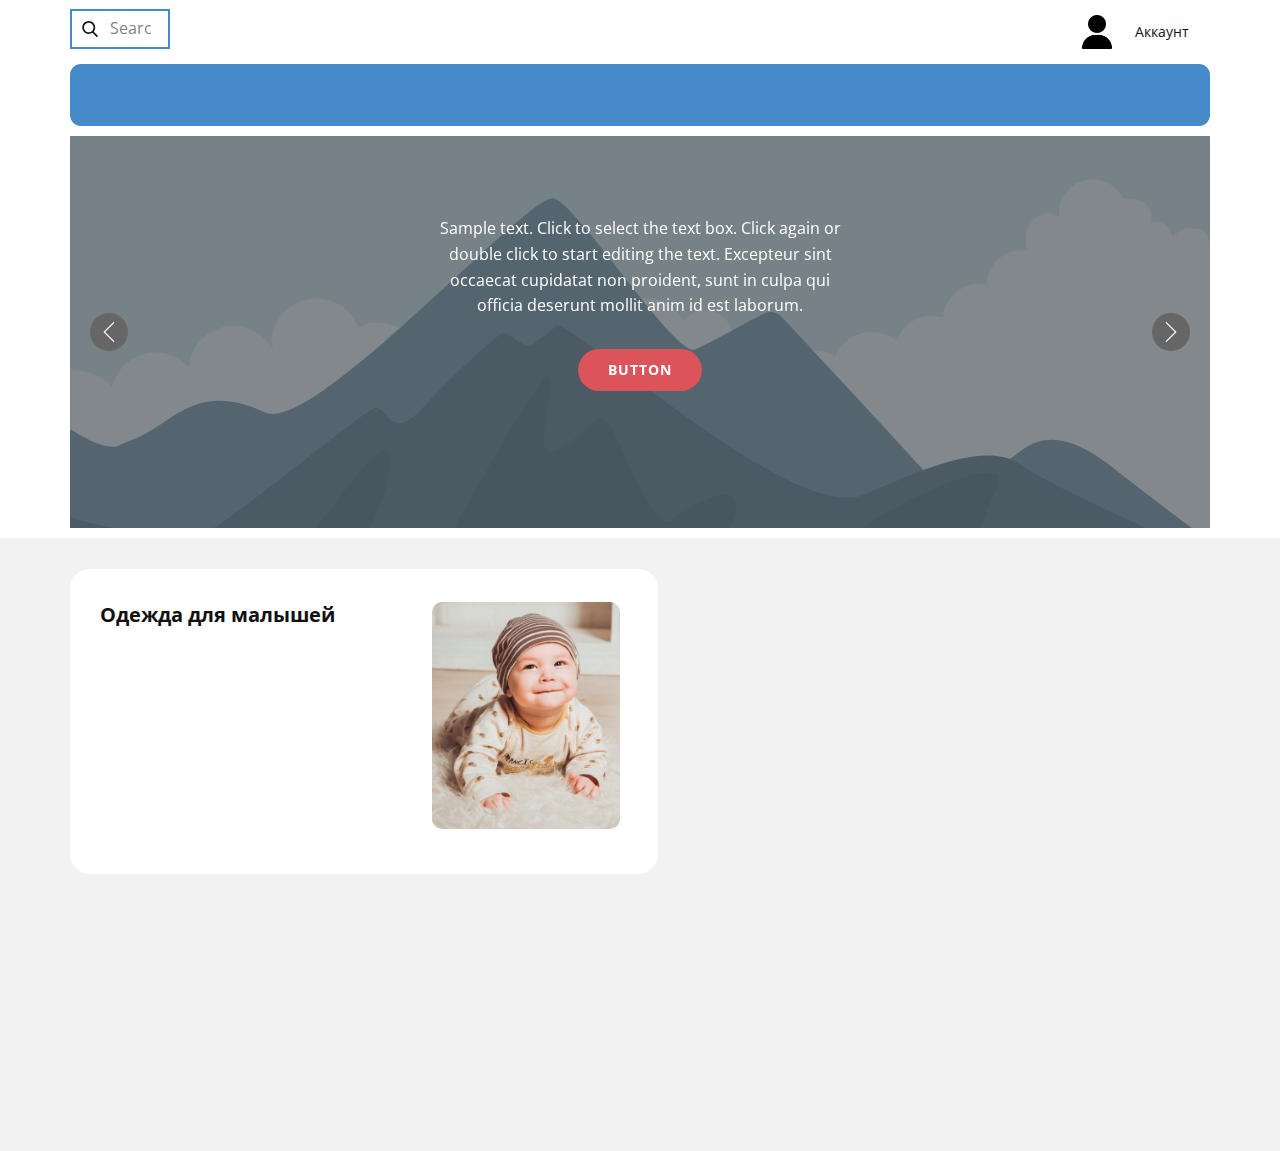
<file: index.html>
<!DOCTYPE html>
<html style="font-size: 16px;">
  <head>
    <meta name="viewport" content="width=device-width, initial-scale=1.0">
    <meta charset="utf-8">
    <meta name="keywords" content="">
    <meta name="description" content="">
    <meta name="page_type" content="np-template-header-footer-from-plugin">
    <title>Главная</title>
    <link rel="stylesheet" href="nicepage.css" media="screen">
    <link rel="stylesheet" href="main.css" media="screen">
    <script class="u-script" type="text/javascript" src="jquery.js" defer=""></script>
    <script class="u-script" type="text/javascript" src="nicepage.js" defer=""></script>
    <meta name="generator" content="Nicepage 4.9.5, nicepage.com">
    <link id="u-theme-google-font" rel="stylesheet" href="https://fonts.googleapis.com/css?family=Roboto:100,100i,300,300i,400,400i,500,500i,700,700i,900,900i|Open+Sans:300,300i,400,400i,500,500i,600,600i,700,700i,800,800i">
    
    
</script>
    <meta name="theme-color" content="#478ac9">
    <meta property="og:title" content="Главная">
    <meta property="og:type" content="website">
  </head>
  <body data-home-page="Главная.html" data-home-page-title="Главная" class="u-body u-xl-mode"><header class="u-clearfix u-header u-header" id="sec-229a"><div class="u-clearfix u-sheet u-sheet-1">
        <form action="#" method="get" class="u-border-2 u-border-palette-1-base u-search u-search-left u-white u-search-1">
          <button class="u-search-button" type="submit">
            <span class="u-search-icon u-spacing-10">
              <svg class="u-svg-link" preserveAspectRatio="xMidYMin slice" viewBox="0 0 56.966 56.966"><use xmlns:xlink="http://www.w3.org/1999/xlink" xlink:href="#svg-7a2f"></use></svg>
              <svg xmlns="http://www.w3.org/2000/svg" xmlns:xlink="http://www.w3.org/1999/xlink" version="1.1" id="svg-7a2f" x="0px" y="0px" viewBox="0 0 56.966 56.966" style="enable-background:new 0 0 56.966 56.966;" xml:space="preserve" class="u-svg-content"><path d="M55.146,51.887L41.588,37.786c3.486-4.144,5.396-9.358,5.396-14.786c0-12.682-10.318-23-23-23s-23,10.318-23,23  s10.318,23,23,23c4.761,0,9.298-1.436,13.177-4.162l13.661,14.208c0.571,0.593,1.339,0.92,2.162,0.92  c0.779,0,1.518-0.297,2.079-0.837C56.255,54.982,56.293,53.08,55.146,51.887z M23.984,6c9.374,0,17,7.626,17,17s-7.626,17-17,17  s-17-7.626-17-17S14.61,6,23.984,6z"></path></svg>
            </span>
          </button>
          <input class="u-search-input" type="search" name="search" value="" placeholder="Search">
        </form>
        <img class="u-image u-image-default u-image-1" src="images/user.png" alt="" data-image-width="512" data-image-height="512">
        <a href="https://www.google.com/" class="u-border-1 u-border-active-palette-2-base u-border-hover-palette-1-base u-btn u-button-style u-none u-text-body-color u-text-hover-palette-1-base u-btn-1">Аккаунт</a>
      </div></header>
    <section class="u-clearfix u-section-1" id="sec-3485">
      <div class="u-clearfix u-sheet u-sheet-1">
        <div class="u-expanded-width u-palette-1-base u-radius-11 u-shape u-shape-round u-shape-1"></div>
        <div id="carousel-bd35" data-interval="5000" data-u-ride="carousel" class="u-carousel u-expanded-width u-slider u-slider-1">
          <ol class="u-absolute-hcenter u-carousel-indicators u-hidden u-carousel-indicators-1">
            <li data-u-target="#carousel-bd35" class="u-active u-grey-30" data-u-slide-to="0"></li>
            <li data-u-target="#carousel-bd35" class="u-grey-30" data-u-slide-to="1"></li>
          </ol>
          <div class="u-carousel-inner" role="listbox">
            <div class="u-active u-carousel-item u-container-style u-image u-shading u-slide u-image-1" data-image-width="1280" data-image-height="716">
              <div class="u-container-layout u-container-layout-1">
                <p class="u-align-center u-text u-text-1">Sample text. Click to select the text box. Click again or double click to start editing the text.&nbsp;Excepteur sint occaecat cupidatat non proident, sunt in culpa qui officia deserunt mollit anim id est laborum.</p>
                <a href="#" class="u-border-none u-btn u-btn-round u-button-style u-hover-palette-2-light-1 u-palette-2-base u-radius-50 u-btn-1">Button</a>
              </div>
            </div>
            <div class="u-carousel-item u-container-style u-slide u-carousel-item-2">
              <div class="u-container-layout u-container-layout-2"></div>
            </div>
          </div>
          <a class="u-absolute-vcenter u-carousel-control u-carousel-control-prev u-grey-60 u-icon-circle u-spacing-9 u-carousel-control-1" href="#carousel-bd35" role="button" data-u-slide="prev">
            <span aria-hidden="true">
              <svg viewBox="0 0 477.175 477.175"><path d="M145.188,238.575l215.5-215.5c5.3-5.3,5.3-13.8,0-19.1s-13.8-5.3-19.1,0l-225.1,225.1c-5.3,5.3-5.3,13.8,0,19.1l225.1,225
                    c2.6,2.6,6.1,4,9.5,4s6.9-1.3,9.5-4c5.3-5.3,5.3-13.8,0-19.1L145.188,238.575z"></path></svg>
            </span>
            <span class="sr-only">+Previous</span>
          </a>
          <a class="u-absolute-vcenter u-carousel-control u-carousel-control-next u-grey-60 u-icon-circle u-spacing-9 u-carousel-control-2" href="#carousel-bd35" role="button" data-u-slide="next">
            <span aria-hidden="true">
              <svg viewBox="0 0 477.175 477.175"><path d="M360.731,229.075l-225.1-225.1c-5.3-5.3-13.8-5.3-19.1,0s-5.3,13.8,0,19.1l215.5,215.5l-215.5,215.5
                    c-5.3,5.3-5.3,13.8,0,19.1c2.6,2.6,6.1,4,9.5,4c3.4,0,6.9-1.3,9.5-4l225.1-225.1C365.931,242.875,365.931,234.275,360.731,229.075z"></path></svg>
            </span>
            <span class="sr-only">+Next</span>
          </a>
        </div>
      </div>
    </section>
    <section class="u-align-center u-clearfix u-grey-5 u-section-2" id="sec-a947">
      <div class="u-clearfix u-sheet u-sheet-1">
        <div class="u-container-style u-group u-hover-feature u-radius-20 u-shape-round u-white u-group-1">
          <div class="u-container-layout u-container-layout-1">
            <a href="https://www.google.com/" class="u-border-1 u-border-active-palette-2-base u-border-hover-palette-1-base u-btn u-button-style u-none u-text-body-color u-text-hover-palette-1-base u-btn-1">Одежда для малышей</a>
            <img class="u-image u-image-round u-radius-10 u-image-1" src="images/baby.jpg" alt="" data-image-width="5184" data-image-height="3456">
          </div>
        </div>
      </div>
<!--<style data-mode="XXL">@media (max-width: 0px) {
  .u-section-2 .u-sheet-1 {
    min-height: 613px;
  }
  .u-block-29ee-9 {
    width: 758px;
    min-height: 478px;
    height: auto;
    margin-top: 60px;
    margin-bottom: 60px;
    margin-left: auto;
    margin-right: auto;
  }
  .u-block-29ee-10 {
    position: absolute;
    bottom: 10px;
    width: auto;
    height: auto;
  }
  .u-block-29ee-25 {
    background-image: linear-gradient(0deg, rgba(0,0,0,0.4), rgba(0,0,0,0.4)), url("[data-uri]");
    background-position: 50% 50%;
  }
  .u-block-29ee-26 {
    padding-top: 30px;
    padding-bottom: 30px;
    padding-left: 60px;
    padding-right: 60px;
  }
  .u-block-29ee-32 {
    margin-top: 0;
    margin-bottom: 0;
    margin-left: auto;
    margin-right: auto;
  }
  .u-block-29ee-33 {
    width: 409px;
    margin-top: 20px;
    margin-left: auto;
    margin-right: auto;
    margin-bottom: 0;
  }
  .u-block-29ee-34 {
    border-style: none;
    font-weight: 700;
    text-transform: uppercase;
    font-size: 0.875rem;
    letter-spacing: 1px;
    background-image: none;
    margin-top: 30px;
    margin-left: auto;
    margin-right: auto;
    margin-bottom: 0;
  }
  .u-block-29ee-35 {
    background-image: linear-gradient(0deg, rgba(0,0,0,0.4), rgba(0,0,0,0.4)), url("[data-uri]");
    background-position: 50% 50%;
  }
  .u-block-29ee-36 {
    padding-top: 30px;
    padding-bottom: 30px;
    padding-left: 60px;
    padding-right: 60px;
  }
  .u-block-29ee-37 {
    margin-top: 0;
    margin-bottom: 0;
    margin-left: auto;
    margin-right: auto;
  }
  .u-block-29ee-38 {
    width: 409px;
    margin-top: 20px;
    margin-left: auto;
    margin-right: auto;
    margin-bottom: 0;
  }
  .u-block-29ee-39 {
    border-style: none;
    font-weight: 700;
    text-transform: uppercase;
    font-size: 0.875rem;
    letter-spacing: 1px;
    background-image: none;
    margin-top: 30px;
    margin-left: auto;
    margin-right: auto;
    margin-bottom: 0;
  }
  .u-block-29ee-16 {
    width: 38px;
    height: 38px;
    background-image: none;
    left: -58px;
    position: absolute;
    right: auto;
  }
  .u-block-29ee-7 {
    width: 38px;
    height: 38px;
    background-image: none;
    left: auto;
    position: absolute;
    right: -58px;
  }
}</style> -->
    
    <span style="height: 64px; width: 64px; margin-left: 0px; margin-right: auto; margin-top: 0px; background-image: none; right: 20px; bottom: 20px" class="u-back-to-top u-icon u-icon-circle u-opacity u-opacity-85 u-palette-1-base u-spacing-15" data-href="#">
        <svg class="u-svg-link" preserveAspectRatio="xMidYMin slice" viewBox="0 0 551.13 551.13"><use xmlns:xlink="http://www.w3.org/1999/xlink" xlink:href="#svg-1d98"></use></svg>
        <svg class="u-svg-content" enable-background="new 0 0 551.13 551.13" viewBox="0 0 551.13 551.13" xmlns="http://www.w3.org/2000/svg" id="svg-1d98"><path d="m275.565 189.451 223.897 223.897h51.668l-275.565-275.565-275.565 275.565h51.668z"></path></svg>
    </span>
  </body>
</html>
</file>
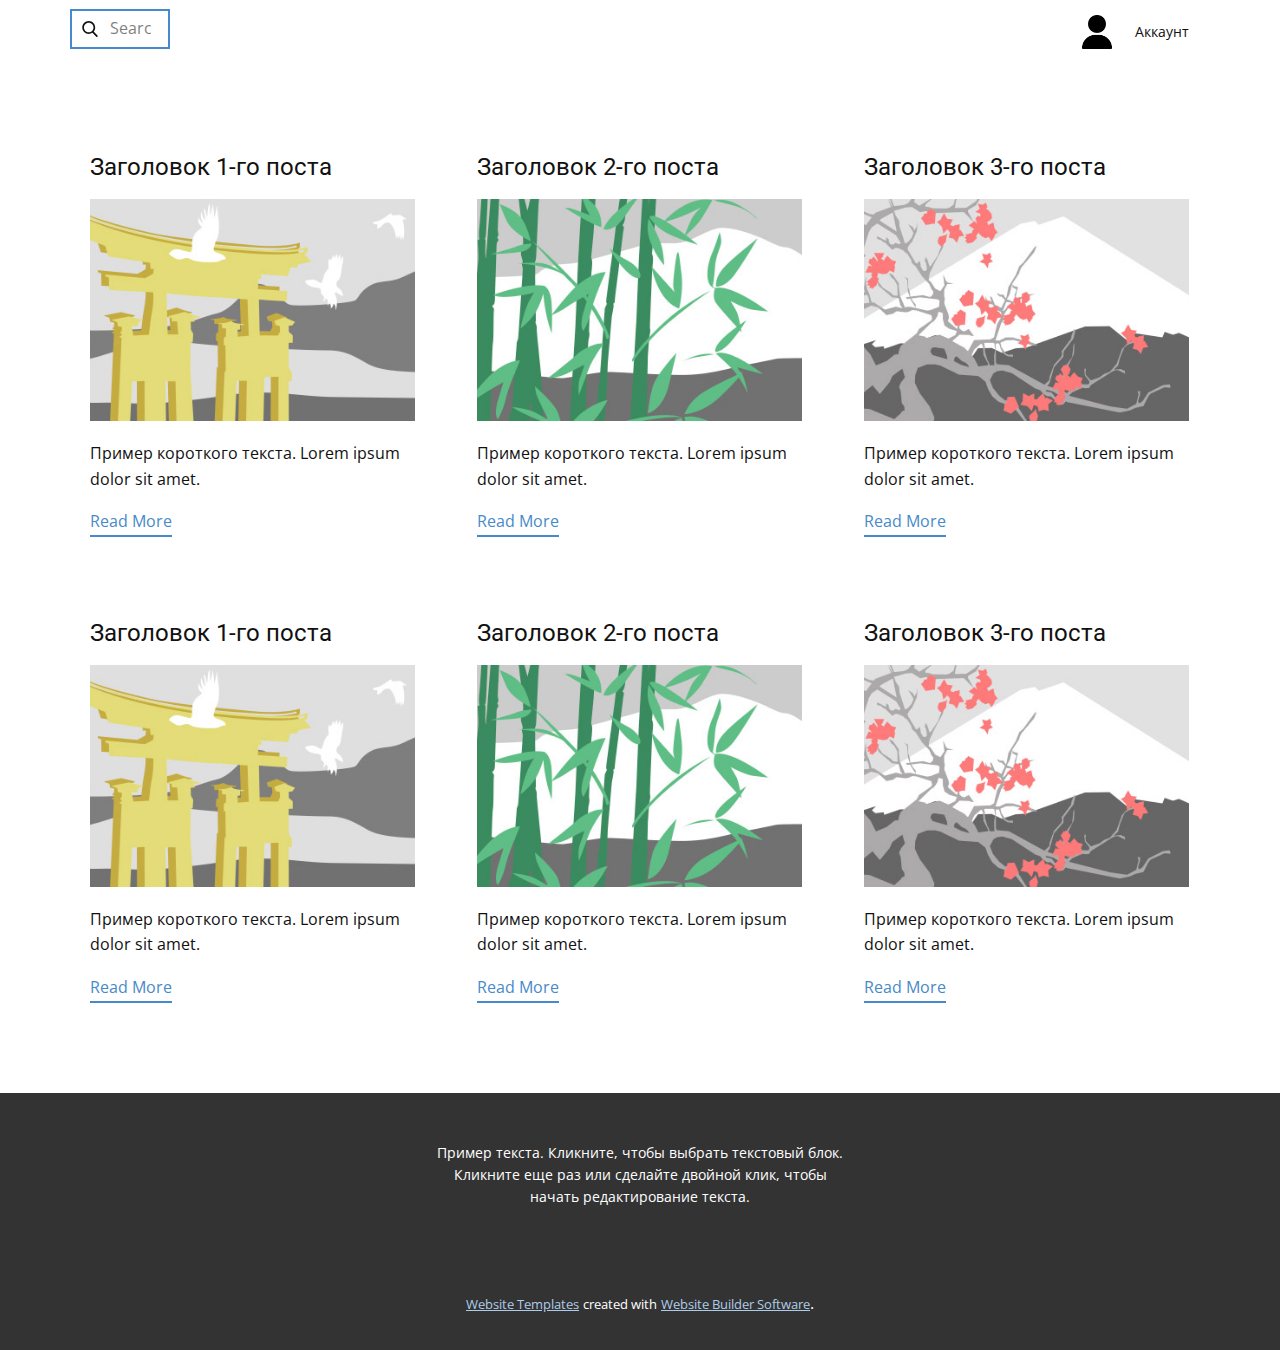
<file: blog/blog.html>
<html style="font-size: 16px;"><head>
    <meta name="viewport" content="width=device-width, initial-scale=1.0">
    <meta charset="utf-8">
    <meta name="keywords" content="">
    <meta name="description" content="">
    <meta name="page_type" content="np-template-header-footer-from-plugin">
    <title>Blog Template</title>
    <link rel="stylesheet" href="../nicepage.css" media="screen">
<link rel="stylesheet" href="../Blog-Template.css" media="screen">
    <script class="u-script" type="text/javascript" src="../jquery.js" defer=""></script>
    <script class="u-script" type="text/javascript" src="../nicepage.js" defer=""></script>
    <meta name="generator" content="Nicepage 4.9.5, nicepage.com">
    <link id="u-theme-google-font" rel="stylesheet" href="https://fonts.googleapis.com/css?family=Roboto:100,100i,300,300i,400,400i,500,500i,700,700i,900,900i|Open+Sans:300,300i,400,400i,500,500i,600,600i,700,700i,800,800i">
    
    
    <script type="application/ld+json">{
		"@context": "http://schema.org",
		"@type": "Organization",
		"name": "Ладошки"
}</script>
    <meta name="theme-color" content="#478ac9">
  </head>
  <body class="u-body u-xl-mode"><header class="u-clearfix u-header u-header" id="sec-229a"><div class="u-clearfix u-sheet u-sheet-1">
        <form action="#" method="get" class="u-border-2 u-border-palette-1-base u-search u-search-left u-white u-search-1">
          <button class="u-search-button" type="submit">
            <span class="u-search-icon u-spacing-10">
              <svg class="u-svg-link" preserveAspectRatio="xMidYMin slice" viewBox="0 0 56.966 56.966"><use xmlns:xlink="http://www.w3.org/1999/xlink" xlink:href="#svg-7a2f"></use></svg>
              <svg xmlns="http://www.w3.org/2000/svg" xmlns:xlink="http://www.w3.org/1999/xlink" version="1.1" id="svg-7a2f" x="0px" y="0px" viewBox="0 0 56.966 56.966" style="enable-background:new 0 0 56.966 56.966;" xml:space="preserve" class="u-svg-content"><path d="M55.146,51.887L41.588,37.786c3.486-4.144,5.396-9.358,5.396-14.786c0-12.682-10.318-23-23-23s-23,10.318-23,23  s10.318,23,23,23c4.761,0,9.298-1.436,13.177-4.162l13.661,14.208c0.571,0.593,1.339,0.92,2.162,0.92  c0.779,0,1.518-0.297,2.079-0.837C56.255,54.982,56.293,53.08,55.146,51.887z M23.984,6c9.374,0,17,7.626,17,17s-7.626,17-17,17  s-17-7.626-17-17S14.61,6,23.984,6z"></path></svg>
            </span>
          </button>
          <input class="u-search-input" type="search" name="search" value="" placeholder="Search">
        </form>
        <img class="u-image u-image-default u-image-1" src="../images/user.png" alt="" data-image-width="512" data-image-height="512">
        <a href="https://nicepage.com/ru/joomla-shablony" class="u-border-1 u-border-active-palette-2-base u-border-hover-palette-1-base u-btn u-button-style u-none u-text-body-color u-text-hover-palette-1-base u-btn-1">Аккаунт</a>
      </div></header>
    <section class="u-clearfix u-section-1" id="sec-7dc1">
      <div class="u-clearfix u-sheet u-valign-middle u-sheet-1"><!--blog--><!--blog_options_json--><!--{"type":"Recent","source":"","tags":"","count":""}--><!--/blog_options_json-->
        <div class="u-blog u-expanded-width u-repeater u-repeater-1"><!--blog_post-->
          <div class="u-blog-post u-container-style u-repeater-item u-white u-repeater-item-1">
            <div class="u-container-layout u-similar-container u-valign-top u-container-layout-1"><!--blog_post_header-->
              <h4 class="u-blog-control u-text u-text-1">
                <a class="u-post-header-link" href="../blog/пост-5.html"><!--blog_post_header_content-->Заголовок 1-го поста<!--/blog_post_header_content--></a>
              </h4><!--/blog_post_header--><!--blog_post_image-->
              <a class="u-post-header-link" href="../blog/пост-5.html"><img alt="" class="u-blog-control u-expanded-width u-image u-image-default u-image-1" src="[data-uri]"></a><!--/blog_post_image--><!--blog_post_content-->
              <div class="u-blog-control u-post-content u-text u-text-2 fr-view">Пример короткого текста. Lorem ipsum dolor sit amet.</div><!--/blog_post_content--><!--blog_post_readmore-->
              <a href="../blog/пост-5.html" class="u-blog-control u-border-2 u-border-palette-1-base u-btn u-btn-rectangle u-button-style u-none u-btn-1"><!--blog_post_readmore_content--><!--options_json--><!--{"content":"Read More","defaultValue":"Читать дальше"}--><!--/options_json-->Read More<!--/blog_post_readmore_content--></a><!--/blog_post_readmore-->
            </div>
          </div><div class="u-blog-post u-container-style u-repeater-item u-video-cover u-white">
            <div class="u-container-layout u-similar-container u-valign-top u-container-layout-2"><!--blog_post_header-->
              <h4 class="u-blog-control u-text u-text-3">
                <a class="u-post-header-link" href="../blog/пост-4.html"><!--blog_post_header_content-->Заголовок 2-го поста<!--/blog_post_header_content--></a>
              </h4><!--/blog_post_header--><!--blog_post_image-->
              <a class="u-post-header-link" href="../blog/пост-4.html"><img alt="" class="u-blog-control u-expanded-width u-image u-image-default u-image-2" src="[data-uri]"></a><!--/blog_post_image--><!--blog_post_content-->
              <div class="u-blog-control u-post-content u-text u-text-4 fr-view">Пример короткого текста. Lorem ipsum dolor sit amet.</div><!--/blog_post_content--><!--blog_post_readmore-->
              <a href="../blog/пост-4.html" class="u-blog-control u-border-2 u-border-palette-1-base u-btn u-btn-rectangle u-button-style u-none u-btn-2"><!--blog_post_readmore_content--><!--options_json--><!--{"content":"Read More","defaultValue":"Читать дальше"}--><!--/options_json-->Read More<!--/blog_post_readmore_content--></a><!--/blog_post_readmore-->
            </div>
          </div><div class="u-blog-post u-container-style u-repeater-item u-video-cover u-white">
            <div class="u-container-layout u-similar-container u-valign-top u-container-layout-3"><!--blog_post_header-->
              <h4 class="u-blog-control u-text u-text-5">
                <a class="u-post-header-link" href="../blog/пост-3.html"><!--blog_post_header_content-->Заголовок 3-го поста<!--/blog_post_header_content--></a>
              </h4><!--/blog_post_header--><!--blog_post_image-->
              <a class="u-post-header-link" href="../blog/пост-3.html"><img alt="" class="u-blog-control u-expanded-width u-image u-image-default u-image-3" src="[data-uri]"></a><!--/blog_post_image--><!--blog_post_content-->
              <div class="u-blog-control u-post-content u-text u-text-6 fr-view">Пример короткого текста. Lorem ipsum dolor sit amet.</div><!--/blog_post_content--><!--blog_post_readmore-->
              <a href="../blog/пост-3.html" class="u-blog-control u-border-2 u-border-palette-1-base u-btn u-btn-rectangle u-button-style u-none u-btn-3"><!--blog_post_readmore_content--><!--options_json--><!--{"content":"Read More","defaultValue":"Читать дальше"}--><!--/options_json-->Read More<!--/blog_post_readmore_content--></a><!--/blog_post_readmore-->
            </div>
          </div><div class="u-blog-post u-container-style u-repeater-item u-white u-repeater-item-1">
            <div class="u-container-layout u-similar-container u-valign-top u-container-layout-1"><!--blog_post_header-->
              <h4 class="u-blog-control u-text u-text-1">
                <a class="u-post-header-link" href="../blog/пост-2.html"><!--blog_post_header_content-->Заголовок 1-го поста<!--/blog_post_header_content--></a>
              </h4><!--/blog_post_header--><!--blog_post_image-->
              <a class="u-post-header-link" href="../blog/пост-2.html"><img alt="" class="u-blog-control u-expanded-width u-image u-image-default u-image-1" src="[data-uri]"></a><!--/blog_post_image--><!--blog_post_content-->
              <div class="u-blog-control u-post-content u-text u-text-2 fr-view">Пример короткого текста. Lorem ipsum dolor sit amet.</div><!--/blog_post_content--><!--blog_post_readmore-->
              <a href="../blog/пост-2.html" class="u-blog-control u-border-2 u-border-palette-1-base u-btn u-btn-rectangle u-button-style u-none u-btn-1"><!--blog_post_readmore_content--><!--options_json--><!--{"content":"Read More","defaultValue":"Читать дальше"}--><!--/options_json-->Read More<!--/blog_post_readmore_content--></a><!--/blog_post_readmore-->
            </div>
          </div><div class="u-blog-post u-container-style u-repeater-item u-video-cover u-white">
            <div class="u-container-layout u-similar-container u-valign-top u-container-layout-2"><!--blog_post_header-->
              <h4 class="u-blog-control u-text u-text-3">
                <a class="u-post-header-link" href="../blog/пост-1.html"><!--blog_post_header_content-->Заголовок 2-го поста<!--/blog_post_header_content--></a>
              </h4><!--/blog_post_header--><!--blog_post_image-->
              <a class="u-post-header-link" href="../blog/пост-1.html"><img alt="" class="u-blog-control u-expanded-width u-image u-image-default u-image-2" src="[data-uri]"></a><!--/blog_post_image--><!--blog_post_content-->
              <div class="u-blog-control u-post-content u-text u-text-4 fr-view">Пример короткого текста. Lorem ipsum dolor sit amet.</div><!--/blog_post_content--><!--blog_post_readmore-->
              <a href="../blog/пост-1.html" class="u-blog-control u-border-2 u-border-palette-1-base u-btn u-btn-rectangle u-button-style u-none u-btn-2"><!--blog_post_readmore_content--><!--options_json--><!--{"content":"Read More","defaultValue":"Читать дальше"}--><!--/options_json-->Read More<!--/blog_post_readmore_content--></a><!--/blog_post_readmore-->
            </div>
          </div><div class="u-blog-post u-container-style u-repeater-item u-video-cover u-white">
            <div class="u-container-layout u-similar-container u-valign-top u-container-layout-3"><!--blog_post_header-->
              <h4 class="u-blog-control u-text u-text-5">
                <a class="u-post-header-link" href="../blog/пост.html"><!--blog_post_header_content-->Заголовок 3-го поста<!--/blog_post_header_content--></a>
              </h4><!--/blog_post_header--><!--blog_post_image-->
              <a class="u-post-header-link" href="../blog/пост.html"><img alt="" class="u-blog-control u-expanded-width u-image u-image-default u-image-3" src="[data-uri]"></a><!--/blog_post_image--><!--blog_post_content-->
              <div class="u-blog-control u-post-content u-text u-text-6 fr-view">Пример короткого текста. Lorem ipsum dolor sit amet.</div><!--/blog_post_content--><!--blog_post_readmore-->
              <a href="../blog/пост.html" class="u-blog-control u-border-2 u-border-palette-1-base u-btn u-btn-rectangle u-button-style u-none u-btn-3"><!--blog_post_readmore_content--><!--options_json--><!--{"content":"Read More","defaultValue":"Читать дальше"}--><!--/options_json-->Read More<!--/blog_post_readmore_content--></a><!--/blog_post_readmore-->
            </div>
          </div><!--/blog_post--><!--blog_post-->
          <!--/blog_post--><!--blog_post-->
          <!--/blog_post-->
        </div><!--/blog-->
      </div>
    </section>
    
    
    <footer class="u-align-center u-clearfix u-footer u-grey-80 u-footer" id="sec-21ce"><div class="u-clearfix u-sheet u-sheet-1">
        <p class="u-small-text u-text u-text-variant u-text-1">Пример текста. Кликните, чтобы выбрать текстовый блок. Кликните еще раз или сделайте двойной клик, чтобы начать редактирование текста.</p>
      </div></footer>
    <section class="u-backlink u-clearfix u-grey-80">
      <a class="u-link" href="https://nicepage.com/website-templates" target="_blank">
        <span>Website Templates</span>
      </a>
      <p class="u-text">
        <span>created with</span>
      </p>
      <a class="u-link" href="" target="_blank">
        <span>Website Builder Software</span>
      </a>. 
    </section>
  
</body></html>
</file>
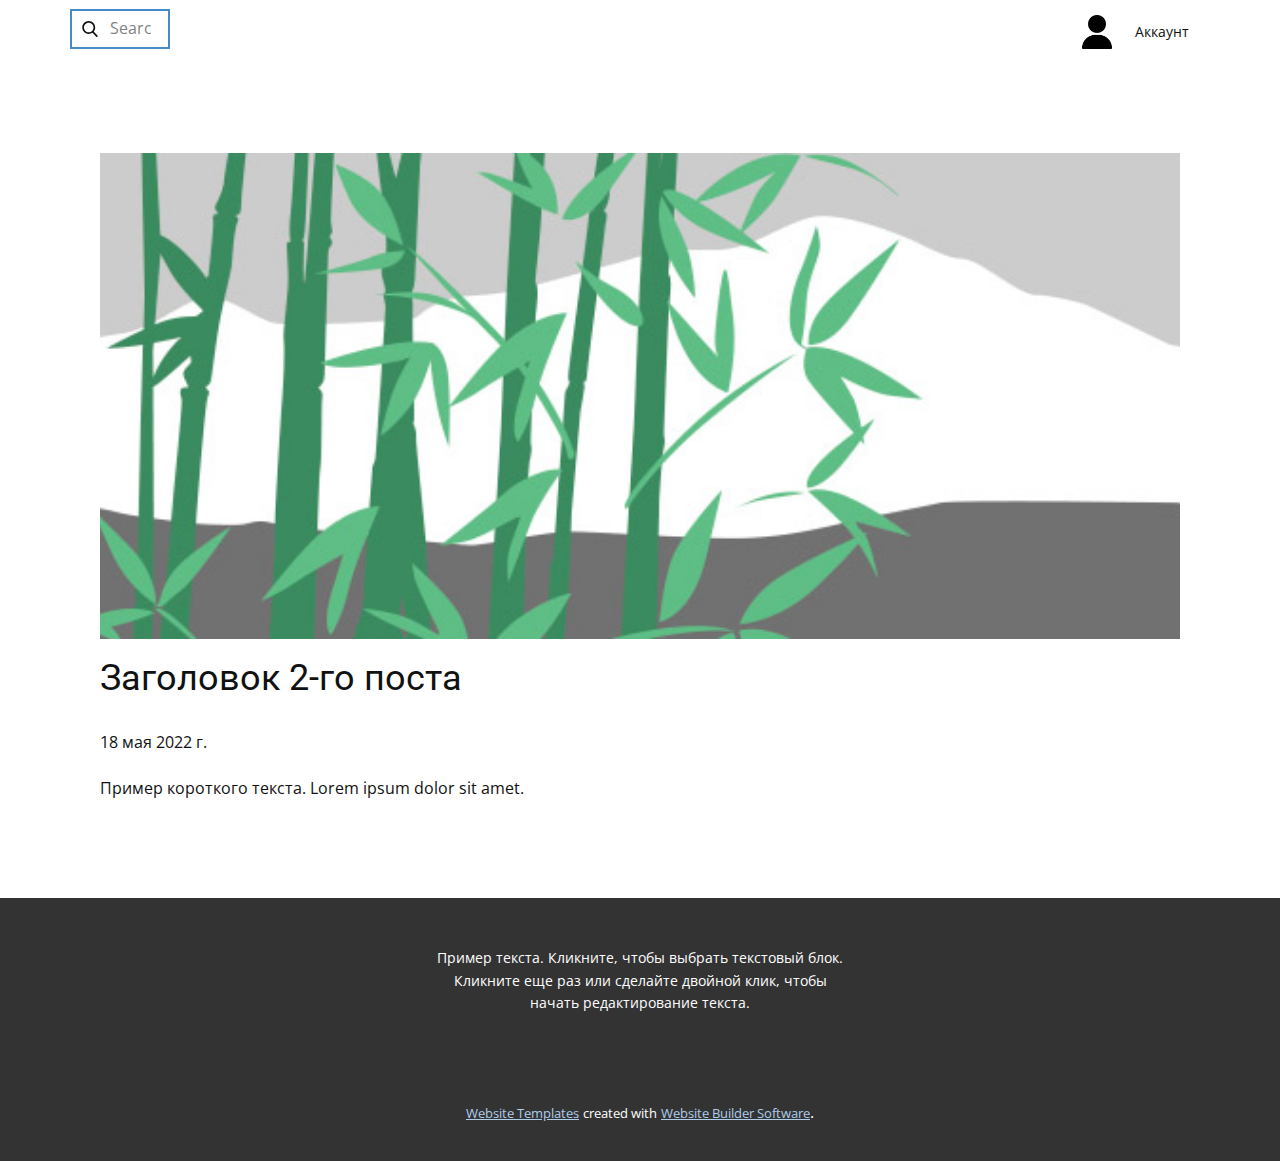
<file: blog/пост-1.html>
<!doctype html>
<html style="font-size: 16px;"><head>
    <meta name="viewport" content="width=device-width, initial-scale=1.0">
    <meta charset="utf-8">
    <meta name="keywords" content="Заголовок 1-го поста">
    <meta name="description" content="">
    <meta name="page_type" content="np-template-header-footer-from-plugin">
    <title>Заголовок 2-го поста</title>
    <link rel="stylesheet" href="../nicepage.css" media="screen">
<link rel="stylesheet" href="../Post-Template.css" media="screen">
    <script class="u-script" type="text/javascript" src="../jquery.js" defer=""></script>
    <script class="u-script" type="text/javascript" src="../nicepage.js" defer=""></script>
    <meta name="generator" content="Nicepage 4.9.5, nicepage.com">
    <link id="u-theme-google-font" rel="stylesheet" href="https://fonts.googleapis.com/css?family=Roboto:100,100i,300,300i,400,400i,500,500i,700,700i,900,900i|Open+Sans:300,300i,400,400i,500,500i,600,600i,700,700i,800,800i">
    
    
    <script type="application/ld+json">{
		"@context": "http://schema.org",
		"@type": "Organization",
		"name": "Ладошки"
}</script>
    <meta name="theme-color" content="#478ac9">
  </head>
  <body class="u-body u-xl-mode"><header class="u-clearfix u-header u-header" id="sec-229a"><div class="u-clearfix u-sheet u-sheet-1">
        <form action="#" method="get" class="u-border-2 u-border-palette-1-base u-search u-search-left u-white u-search-1">
          <button class="u-search-button" type="submit">
            <span class="u-search-icon u-spacing-10">
              <svg class="u-svg-link" preserveAspectRatio="xMidYMin slice" viewBox="0 0 56.966 56.966"><use xmlns:xlink="http://www.w3.org/1999/xlink" xlink:href="#svg-7a2f"></use></svg>
              <svg xmlns="http://www.w3.org/2000/svg" xmlns:xlink="http://www.w3.org/1999/xlink" version="1.1" id="svg-7a2f" x="0px" y="0px" viewBox="0 0 56.966 56.966" style="enable-background:new 0 0 56.966 56.966;" xml:space="preserve" class="u-svg-content"><path d="M55.146,51.887L41.588,37.786c3.486-4.144,5.396-9.358,5.396-14.786c0-12.682-10.318-23-23-23s-23,10.318-23,23  s10.318,23,23,23c4.761,0,9.298-1.436,13.177-4.162l13.661,14.208c0.571,0.593,1.339,0.92,2.162,0.92  c0.779,0,1.518-0.297,2.079-0.837C56.255,54.982,56.293,53.08,55.146,51.887z M23.984,6c9.374,0,17,7.626,17,17s-7.626,17-17,17  s-17-7.626-17-17S14.61,6,23.984,6z"></path></svg>
            </span>
          </button>
          <input class="u-search-input" type="search" name="search" value="" placeholder="Search">
        </form>
        <img class="u-image u-image-default u-image-1" src="../images/user.png" alt="" data-image-width="512" data-image-height="512">
        <a href="https://nicepage.com/ru/joomla-shablony" class="u-border-1 u-border-active-palette-2-base u-border-hover-palette-1-base u-btn u-button-style u-none u-text-body-color u-text-hover-palette-1-base u-btn-1">Аккаунт</a>
      </div></header>
    <section class="u-align-center u-clearfix u-section-1" id="sec-9f90">
      <div class="u-clearfix u-sheet u-valign-middle-md u-valign-middle-sm u-valign-middle-xs u-sheet-1"><!--post_details--><!--post_details_options_json--><!--{"source":""}--><!--/post_details_options_json--><!--blog_post-->
        <div class="u-container-style u-expanded-width u-post-details u-post-details-1">
          <div class="u-container-layout u-valign-middle u-container-layout-1"><!--blog_post_image-->
            <img alt="" class="u-blog-control u-expanded-width u-image u-image-default u-image-1" src="[data-uri]"><!--/blog_post_image--><!--blog_post_header-->
            <h2 class="u-blog-control u-text u-text-1">Заголовок 2-го поста</h2><!--/blog_post_header--><!--blog_post_metadata-->
            <div class="u-blog-control u-metadata u-metadata-1"><!--blog_post_metadata_date-->
              <span class="u-meta-date u-meta-icon">18 мая 2022 г.</span><!--/blog_post_metadata_date--><!--blog_post_metadata_category-->
              <!--/blog_post_metadata_category--><!--blog_post_metadata_comments-->
              <!--/blog_post_metadata_comments-->
            </div><!--/blog_post_metadata--><!--blog_post_content-->
            <div class="u-align-justify u-blog-control u-post-content u-text u-text-2 fr-view">
  Пример короткого текста. Lorem ipsum dolor sit amet.
  </div><!--/blog_post_content-->
          </div>
        </div><!--/blog_post--><!--/post_details-->
      </div>
    </section>
    
    
    <footer class="u-align-center u-clearfix u-footer u-grey-80 u-footer" id="sec-21ce"><div class="u-clearfix u-sheet u-sheet-1">
        <p class="u-small-text u-text u-text-variant u-text-1">Пример текста. Кликните, чтобы выбрать текстовый блок. Кликните еще раз или сделайте двойной клик, чтобы начать редактирование текста.</p>
      </div></footer>
    <section class="u-backlink u-clearfix u-grey-80">
      <a class="u-link" href="https://nicepage.com/website-templates" target="_blank">
        <span>Website Templates</span>
      </a>
      <p class="u-text">
        <span>created with</span>
      </p>
      <a class="u-link" href="" target="_blank">
        <span>Website Builder Software</span>
      </a>. 
    </section>
  
</body></html>
</file>
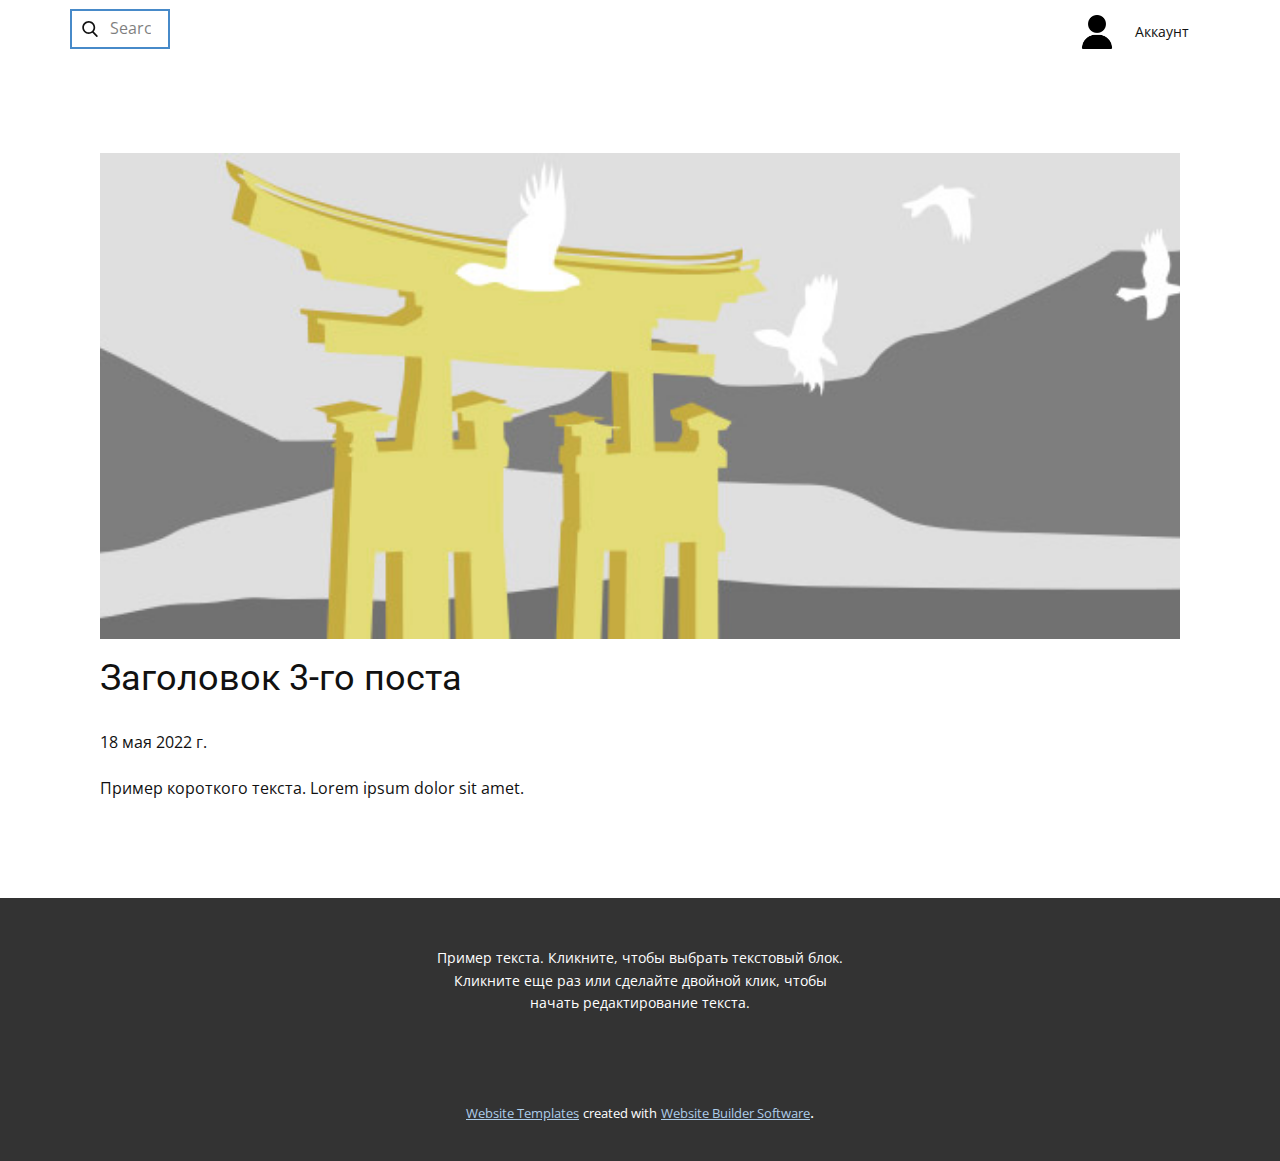
<file: blog/пост-2.html>
<!doctype html>
<html style="font-size: 16px;"><head>
    <meta name="viewport" content="width=device-width, initial-scale=1.0">
    <meta charset="utf-8">
    <meta name="keywords" content="Заголовок 1-го поста">
    <meta name="description" content="">
    <meta name="page_type" content="np-template-header-footer-from-plugin">
    <title>Заголовок 3-го поста</title>
    <link rel="stylesheet" href="../nicepage.css" media="screen">
<link rel="stylesheet" href="../Post-Template.css" media="screen">
    <script class="u-script" type="text/javascript" src="../jquery.js" defer=""></script>
    <script class="u-script" type="text/javascript" src="../nicepage.js" defer=""></script>
    <meta name="generator" content="Nicepage 4.9.5, nicepage.com">
    <link id="u-theme-google-font" rel="stylesheet" href="https://fonts.googleapis.com/css?family=Roboto:100,100i,300,300i,400,400i,500,500i,700,700i,900,900i|Open+Sans:300,300i,400,400i,500,500i,600,600i,700,700i,800,800i">
    
    
    <script type="application/ld+json">{
		"@context": "http://schema.org",
		"@type": "Organization",
		"name": "Ладошки"
}</script>
    <meta name="theme-color" content="#478ac9">
  </head>
  <body class="u-body u-xl-mode"><header class="u-clearfix u-header u-header" id="sec-229a"><div class="u-clearfix u-sheet u-sheet-1">
        <form action="#" method="get" class="u-border-2 u-border-palette-1-base u-search u-search-left u-white u-search-1">
          <button class="u-search-button" type="submit">
            <span class="u-search-icon u-spacing-10">
              <svg class="u-svg-link" preserveAspectRatio="xMidYMin slice" viewBox="0 0 56.966 56.966"><use xmlns:xlink="http://www.w3.org/1999/xlink" xlink:href="#svg-7a2f"></use></svg>
              <svg xmlns="http://www.w3.org/2000/svg" xmlns:xlink="http://www.w3.org/1999/xlink" version="1.1" id="svg-7a2f" x="0px" y="0px" viewBox="0 0 56.966 56.966" style="enable-background:new 0 0 56.966 56.966;" xml:space="preserve" class="u-svg-content"><path d="M55.146,51.887L41.588,37.786c3.486-4.144,5.396-9.358,5.396-14.786c0-12.682-10.318-23-23-23s-23,10.318-23,23  s10.318,23,23,23c4.761,0,9.298-1.436,13.177-4.162l13.661,14.208c0.571,0.593,1.339,0.92,2.162,0.92  c0.779,0,1.518-0.297,2.079-0.837C56.255,54.982,56.293,53.08,55.146,51.887z M23.984,6c9.374,0,17,7.626,17,17s-7.626,17-17,17  s-17-7.626-17-17S14.61,6,23.984,6z"></path></svg>
            </span>
          </button>
          <input class="u-search-input" type="search" name="search" value="" placeholder="Search">
        </form>
        <img class="u-image u-image-default u-image-1" src="../images/user.png" alt="" data-image-width="512" data-image-height="512">
        <a href="https://nicepage.com/ru/joomla-shablony" class="u-border-1 u-border-active-palette-2-base u-border-hover-palette-1-base u-btn u-button-style u-none u-text-body-color u-text-hover-palette-1-base u-btn-1">Аккаунт</a>
      </div></header>
    <section class="u-align-center u-clearfix u-section-1" id="sec-9f90">
      <div class="u-clearfix u-sheet u-valign-middle-md u-valign-middle-sm u-valign-middle-xs u-sheet-1"><!--post_details--><!--post_details_options_json--><!--{"source":""}--><!--/post_details_options_json--><!--blog_post-->
        <div class="u-container-style u-expanded-width u-post-details u-post-details-1">
          <div class="u-container-layout u-valign-middle u-container-layout-1"><!--blog_post_image-->
            <img alt="" class="u-blog-control u-expanded-width u-image u-image-default u-image-1" src="[data-uri]"><!--/blog_post_image--><!--blog_post_header-->
            <h2 class="u-blog-control u-text u-text-1">Заголовок 3-го поста</h2><!--/blog_post_header--><!--blog_post_metadata-->
            <div class="u-blog-control u-metadata u-metadata-1"><!--blog_post_metadata_date-->
              <span class="u-meta-date u-meta-icon">18 мая 2022 г.</span><!--/blog_post_metadata_date--><!--blog_post_metadata_category-->
              <!--/blog_post_metadata_category--><!--blog_post_metadata_comments-->
              <!--/blog_post_metadata_comments-->
            </div><!--/blog_post_metadata--><!--blog_post_content-->
            <div class="u-align-justify u-blog-control u-post-content u-text u-text-2 fr-view">
  Пример короткого текста. Lorem ipsum dolor sit amet.
  </div><!--/blog_post_content-->
          </div>
        </div><!--/blog_post--><!--/post_details-->
      </div>
    </section>
    
    
    <footer class="u-align-center u-clearfix u-footer u-grey-80 u-footer" id="sec-21ce"><div class="u-clearfix u-sheet u-sheet-1">
        <p class="u-small-text u-text u-text-variant u-text-1">Пример текста. Кликните, чтобы выбрать текстовый блок. Кликните еще раз или сделайте двойной клик, чтобы начать редактирование текста.</p>
      </div></footer>
    <section class="u-backlink u-clearfix u-grey-80">
      <a class="u-link" href="https://nicepage.com/website-templates" target="_blank">
        <span>Website Templates</span>
      </a>
      <p class="u-text">
        <span>created with</span>
      </p>
      <a class="u-link" href="" target="_blank">
        <span>Website Builder Software</span>
      </a>. 
    </section>
  
</body></html>
</file>
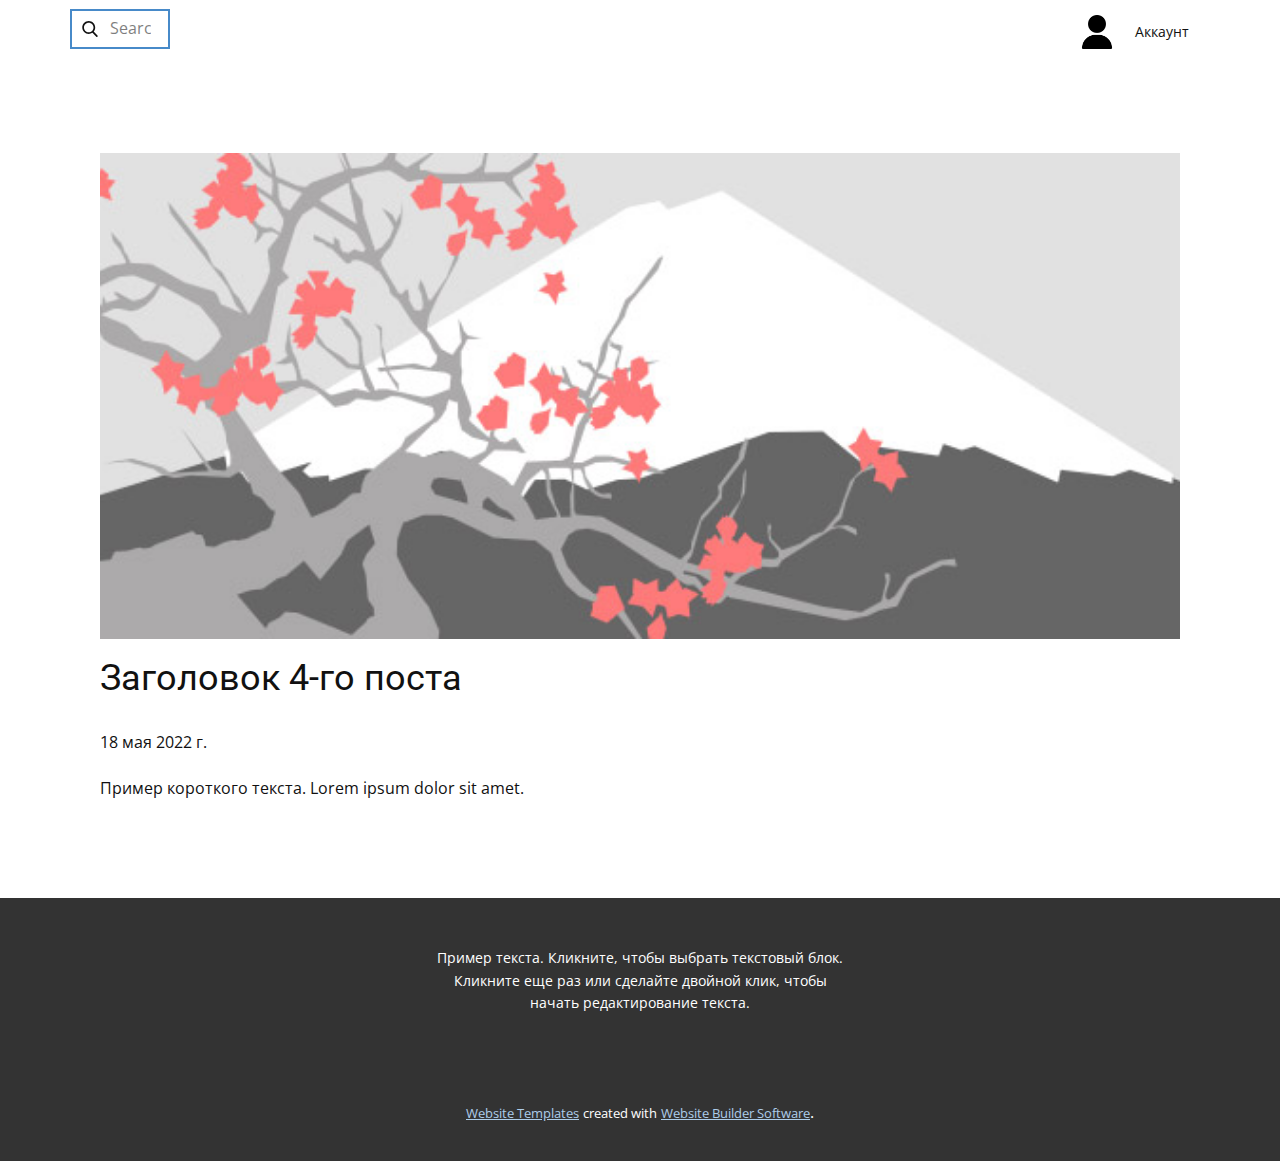
<file: blog/пост-3.html>
<!doctype html>
<html style="font-size: 16px;"><head>
    <meta name="viewport" content="width=device-width, initial-scale=1.0">
    <meta charset="utf-8">
    <meta name="keywords" content="Заголовок 1-го поста">
    <meta name="description" content="">
    <meta name="page_type" content="np-template-header-footer-from-plugin">
    <title>Заголовок 4-го поста</title>
    <link rel="stylesheet" href="../nicepage.css" media="screen">
<link rel="stylesheet" href="../Post-Template.css" media="screen">
    <script class="u-script" type="text/javascript" src="../jquery.js" defer=""></script>
    <script class="u-script" type="text/javascript" src="../nicepage.js" defer=""></script>
    <meta name="generator" content="Nicepage 4.9.5, nicepage.com">
    <link id="u-theme-google-font" rel="stylesheet" href="https://fonts.googleapis.com/css?family=Roboto:100,100i,300,300i,400,400i,500,500i,700,700i,900,900i|Open+Sans:300,300i,400,400i,500,500i,600,600i,700,700i,800,800i">
    
    
    <script type="application/ld+json">{
		"@context": "http://schema.org",
		"@type": "Organization",
		"name": "Ладошки"
}</script>
    <meta name="theme-color" content="#478ac9">
  </head>
  <body class="u-body u-xl-mode"><header class="u-clearfix u-header u-header" id="sec-229a"><div class="u-clearfix u-sheet u-sheet-1">
        <form action="#" method="get" class="u-border-2 u-border-palette-1-base u-search u-search-left u-white u-search-1">
          <button class="u-search-button" type="submit">
            <span class="u-search-icon u-spacing-10">
              <svg class="u-svg-link" preserveAspectRatio="xMidYMin slice" viewBox="0 0 56.966 56.966"><use xmlns:xlink="http://www.w3.org/1999/xlink" xlink:href="#svg-7a2f"></use></svg>
              <svg xmlns="http://www.w3.org/2000/svg" xmlns:xlink="http://www.w3.org/1999/xlink" version="1.1" id="svg-7a2f" x="0px" y="0px" viewBox="0 0 56.966 56.966" style="enable-background:new 0 0 56.966 56.966;" xml:space="preserve" class="u-svg-content"><path d="M55.146,51.887L41.588,37.786c3.486-4.144,5.396-9.358,5.396-14.786c0-12.682-10.318-23-23-23s-23,10.318-23,23  s10.318,23,23,23c4.761,0,9.298-1.436,13.177-4.162l13.661,14.208c0.571,0.593,1.339,0.92,2.162,0.92  c0.779,0,1.518-0.297,2.079-0.837C56.255,54.982,56.293,53.08,55.146,51.887z M23.984,6c9.374,0,17,7.626,17,17s-7.626,17-17,17  s-17-7.626-17-17S14.61,6,23.984,6z"></path></svg>
            </span>
          </button>
          <input class="u-search-input" type="search" name="search" value="" placeholder="Search">
        </form>
        <img class="u-image u-image-default u-image-1" src="../images/user.png" alt="" data-image-width="512" data-image-height="512">
        <a href="https://nicepage.com/ru/joomla-shablony" class="u-border-1 u-border-active-palette-2-base u-border-hover-palette-1-base u-btn u-button-style u-none u-text-body-color u-text-hover-palette-1-base u-btn-1">Аккаунт</a>
      </div></header>
    <section class="u-align-center u-clearfix u-section-1" id="sec-9f90">
      <div class="u-clearfix u-sheet u-valign-middle-md u-valign-middle-sm u-valign-middle-xs u-sheet-1"><!--post_details--><!--post_details_options_json--><!--{"source":""}--><!--/post_details_options_json--><!--blog_post-->
        <div class="u-container-style u-expanded-width u-post-details u-post-details-1">
          <div class="u-container-layout u-valign-middle u-container-layout-1"><!--blog_post_image-->
            <img alt="" class="u-blog-control u-expanded-width u-image u-image-default u-image-1" src="[data-uri]"><!--/blog_post_image--><!--blog_post_header-->
            <h2 class="u-blog-control u-text u-text-1">Заголовок 4-го поста</h2><!--/blog_post_header--><!--blog_post_metadata-->
            <div class="u-blog-control u-metadata u-metadata-1"><!--blog_post_metadata_date-->
              <span class="u-meta-date u-meta-icon">18 мая 2022 г.</span><!--/blog_post_metadata_date--><!--blog_post_metadata_category-->
              <!--/blog_post_metadata_category--><!--blog_post_metadata_comments-->
              <!--/blog_post_metadata_comments-->
            </div><!--/blog_post_metadata--><!--blog_post_content-->
            <div class="u-align-justify u-blog-control u-post-content u-text u-text-2 fr-view">
  Пример короткого текста. Lorem ipsum dolor sit amet.
  </div><!--/blog_post_content-->
          </div>
        </div><!--/blog_post--><!--/post_details-->
      </div>
    </section>
    
    
    <footer class="u-align-center u-clearfix u-footer u-grey-80 u-footer" id="sec-21ce"><div class="u-clearfix u-sheet u-sheet-1">
        <p class="u-small-text u-text u-text-variant u-text-1">Пример текста. Кликните, чтобы выбрать текстовый блок. Кликните еще раз или сделайте двойной клик, чтобы начать редактирование текста.</p>
      </div></footer>
    <section class="u-backlink u-clearfix u-grey-80">
      <a class="u-link" href="https://nicepage.com/website-templates" target="_blank">
        <span>Website Templates</span>
      </a>
      <p class="u-text">
        <span>created with</span>
      </p>
      <a class="u-link" href="" target="_blank">
        <span>Website Builder Software</span>
      </a>. 
    </section>
  
</body></html>
</file>
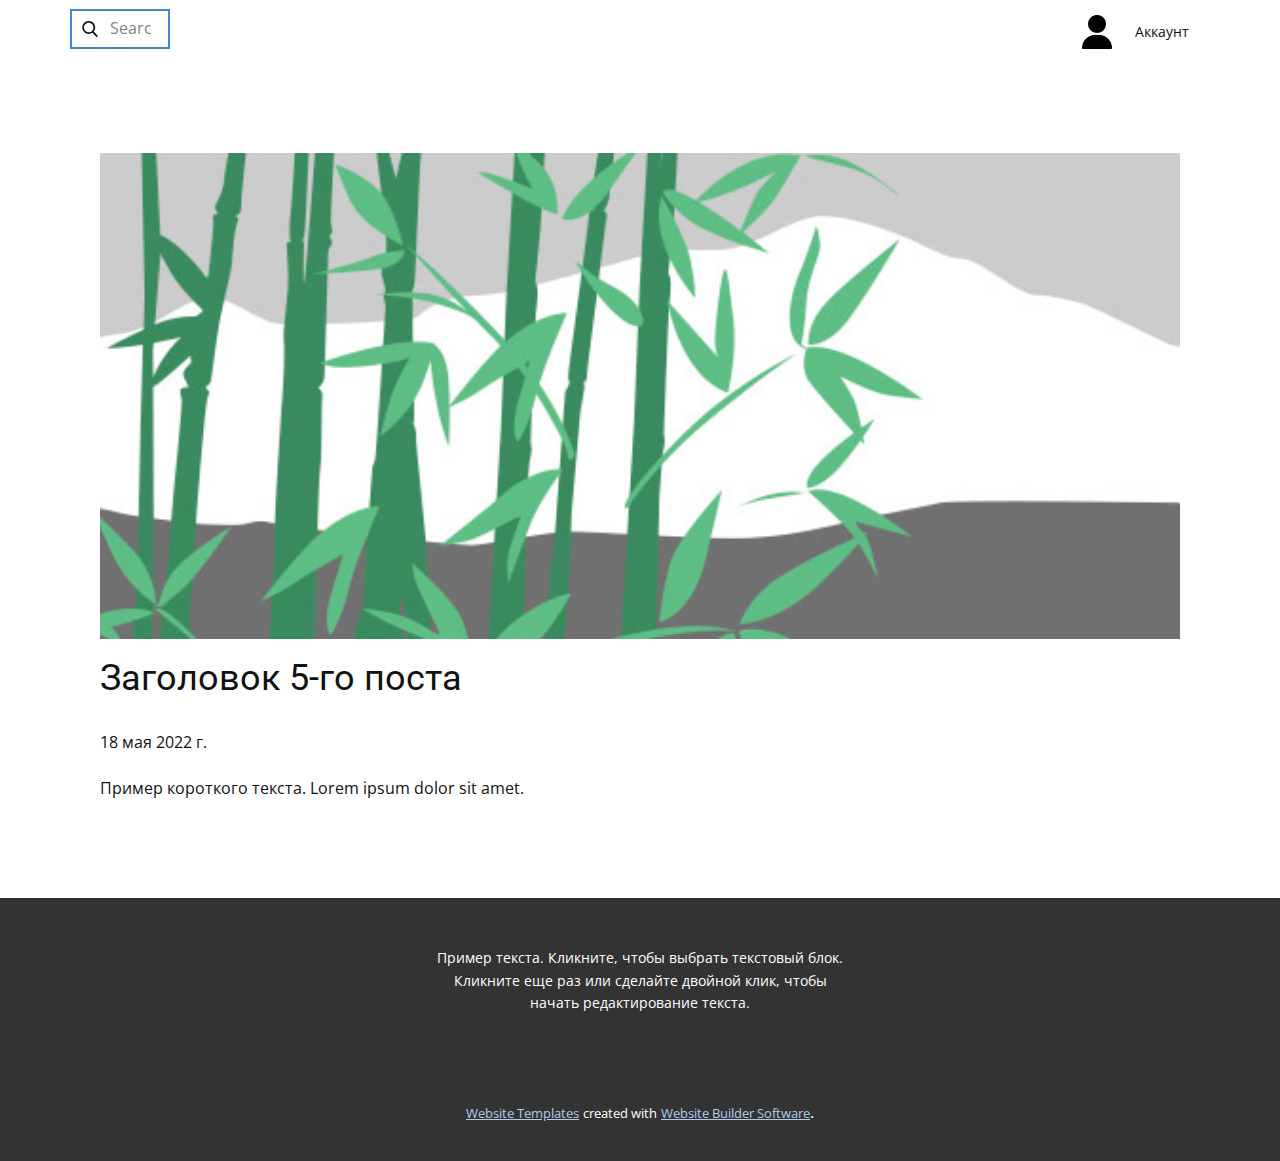
<file: blog/пост-4.html>
<!doctype html>
<html style="font-size: 16px;"><head>
    <meta name="viewport" content="width=device-width, initial-scale=1.0">
    <meta charset="utf-8">
    <meta name="keywords" content="Заголовок 1-го поста">
    <meta name="description" content="">
    <meta name="page_type" content="np-template-header-footer-from-plugin">
    <title>Заголовок 5-го поста</title>
    <link rel="stylesheet" href="../nicepage.css" media="screen">
<link rel="stylesheet" href="../Post-Template.css" media="screen">
    <script class="u-script" type="text/javascript" src="../jquery.js" defer=""></script>
    <script class="u-script" type="text/javascript" src="../nicepage.js" defer=""></script>
    <meta name="generator" content="Nicepage 4.9.5, nicepage.com">
    <link id="u-theme-google-font" rel="stylesheet" href="https://fonts.googleapis.com/css?family=Roboto:100,100i,300,300i,400,400i,500,500i,700,700i,900,900i|Open+Sans:300,300i,400,400i,500,500i,600,600i,700,700i,800,800i">
    
    
    <script type="application/ld+json">{
		"@context": "http://schema.org",
		"@type": "Organization",
		"name": "Ладошки"
}</script>
    <meta name="theme-color" content="#478ac9">
  </head>
  <body class="u-body u-xl-mode"><header class="u-clearfix u-header u-header" id="sec-229a"><div class="u-clearfix u-sheet u-sheet-1">
        <form action="#" method="get" class="u-border-2 u-border-palette-1-base u-search u-search-left u-white u-search-1">
          <button class="u-search-button" type="submit">
            <span class="u-search-icon u-spacing-10">
              <svg class="u-svg-link" preserveAspectRatio="xMidYMin slice" viewBox="0 0 56.966 56.966"><use xmlns:xlink="http://www.w3.org/1999/xlink" xlink:href="#svg-7a2f"></use></svg>
              <svg xmlns="http://www.w3.org/2000/svg" xmlns:xlink="http://www.w3.org/1999/xlink" version="1.1" id="svg-7a2f" x="0px" y="0px" viewBox="0 0 56.966 56.966" style="enable-background:new 0 0 56.966 56.966;" xml:space="preserve" class="u-svg-content"><path d="M55.146,51.887L41.588,37.786c3.486-4.144,5.396-9.358,5.396-14.786c0-12.682-10.318-23-23-23s-23,10.318-23,23  s10.318,23,23,23c4.761,0,9.298-1.436,13.177-4.162l13.661,14.208c0.571,0.593,1.339,0.92,2.162,0.92  c0.779,0,1.518-0.297,2.079-0.837C56.255,54.982,56.293,53.08,55.146,51.887z M23.984,6c9.374,0,17,7.626,17,17s-7.626,17-17,17  s-17-7.626-17-17S14.61,6,23.984,6z"></path></svg>
            </span>
          </button>
          <input class="u-search-input" type="search" name="search" value="" placeholder="Search">
        </form>
        <img class="u-image u-image-default u-image-1" src="../images/user.png" alt="" data-image-width="512" data-image-height="512">
        <a href="https://nicepage.com/ru/joomla-shablony" class="u-border-1 u-border-active-palette-2-base u-border-hover-palette-1-base u-btn u-button-style u-none u-text-body-color u-text-hover-palette-1-base u-btn-1">Аккаунт</a>
      </div></header>
    <section class="u-align-center u-clearfix u-section-1" id="sec-9f90">
      <div class="u-clearfix u-sheet u-valign-middle-md u-valign-middle-sm u-valign-middle-xs u-sheet-1"><!--post_details--><!--post_details_options_json--><!--{"source":""}--><!--/post_details_options_json--><!--blog_post-->
        <div class="u-container-style u-expanded-width u-post-details u-post-details-1">
          <div class="u-container-layout u-valign-middle u-container-layout-1"><!--blog_post_image-->
            <img alt="" class="u-blog-control u-expanded-width u-image u-image-default u-image-1" src="[data-uri]"><!--/blog_post_image--><!--blog_post_header-->
            <h2 class="u-blog-control u-text u-text-1">Заголовок 5-го поста</h2><!--/blog_post_header--><!--blog_post_metadata-->
            <div class="u-blog-control u-metadata u-metadata-1"><!--blog_post_metadata_date-->
              <span class="u-meta-date u-meta-icon">18 мая 2022 г.</span><!--/blog_post_metadata_date--><!--blog_post_metadata_category-->
              <!--/blog_post_metadata_category--><!--blog_post_metadata_comments-->
              <!--/blog_post_metadata_comments-->
            </div><!--/blog_post_metadata--><!--blog_post_content-->
            <div class="u-align-justify u-blog-control u-post-content u-text u-text-2 fr-view">
  Пример короткого текста. Lorem ipsum dolor sit amet.
  </div><!--/blog_post_content-->
          </div>
        </div><!--/blog_post--><!--/post_details-->
      </div>
    </section>
    
    
    <footer class="u-align-center u-clearfix u-footer u-grey-80 u-footer" id="sec-21ce"><div class="u-clearfix u-sheet u-sheet-1">
        <p class="u-small-text u-text u-text-variant u-text-1">Пример текста. Кликните, чтобы выбрать текстовый блок. Кликните еще раз или сделайте двойной клик, чтобы начать редактирование текста.</p>
      </div></footer>
    <section class="u-backlink u-clearfix u-grey-80">
      <a class="u-link" href="https://nicepage.com/website-templates" target="_blank">
        <span>Website Templates</span>
      </a>
      <p class="u-text">
        <span>created with</span>
      </p>
      <a class="u-link" href="" target="_blank">
        <span>Website Builder Software</span>
      </a>. 
    </section>
  
</body></html>
</file>
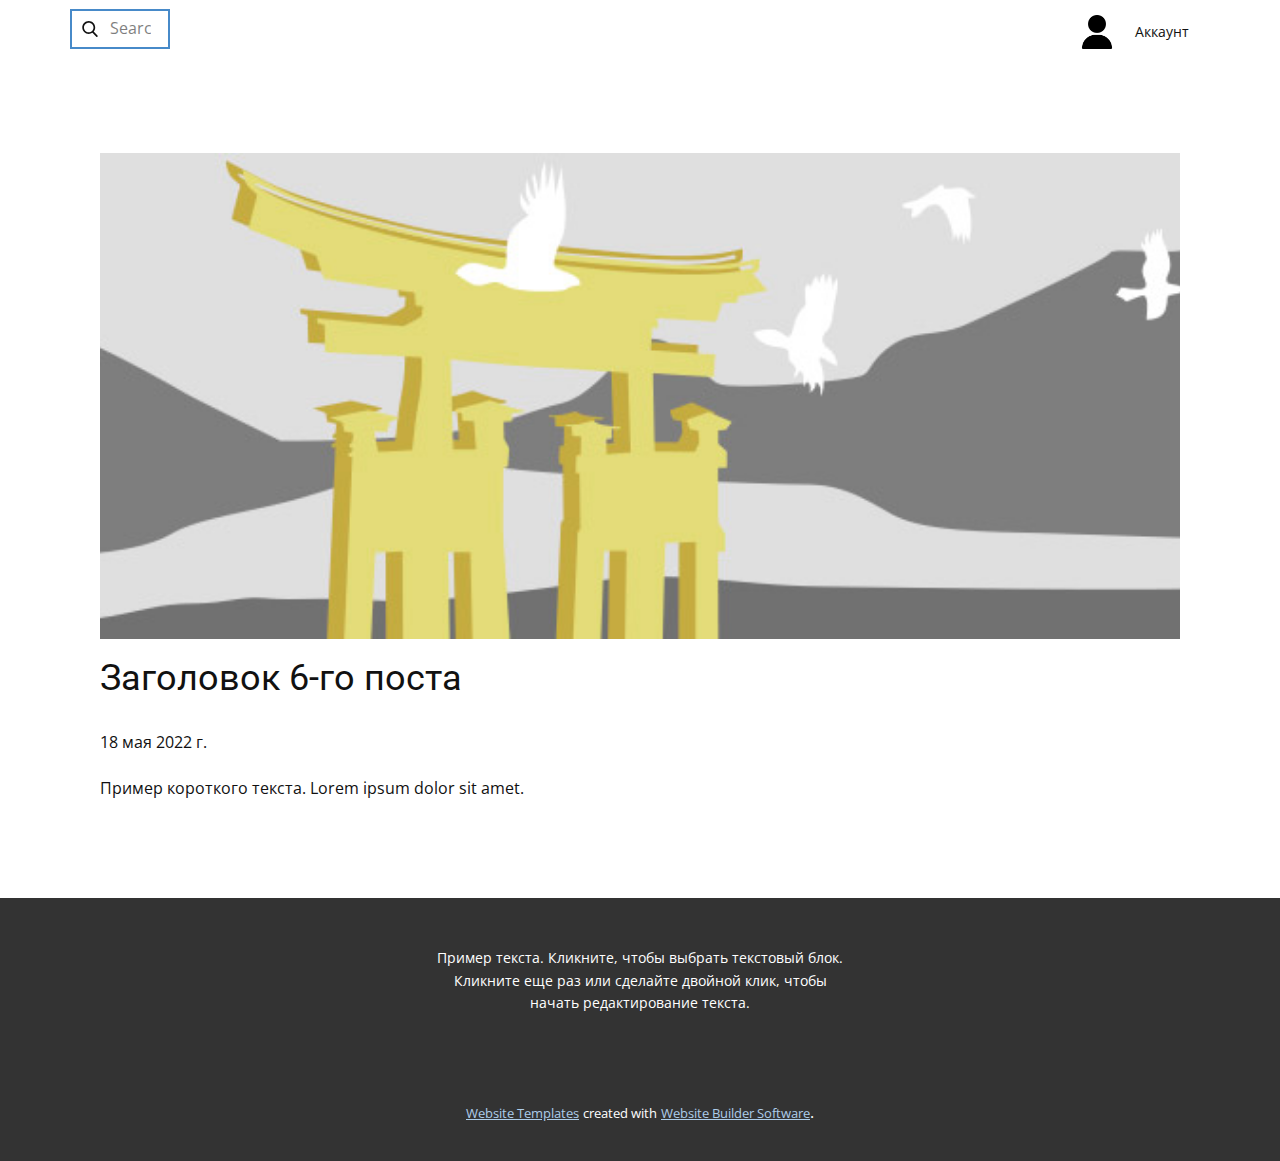
<file: blog/пост-5.html>
<!doctype html>
<html style="font-size: 16px;"><head>
    <meta name="viewport" content="width=device-width, initial-scale=1.0">
    <meta charset="utf-8">
    <meta name="keywords" content="Заголовок 1-го поста">
    <meta name="description" content="">
    <meta name="page_type" content="np-template-header-footer-from-plugin">
    <title>Заголовок 6-го поста</title>
    <link rel="stylesheet" href="../nicepage.css" media="screen">
<link rel="stylesheet" href="../Post-Template.css" media="screen">
    <script class="u-script" type="text/javascript" src="../jquery.js" defer=""></script>
    <script class="u-script" type="text/javascript" src="../nicepage.js" defer=""></script>
    <meta name="generator" content="Nicepage 4.9.5, nicepage.com">
    <link id="u-theme-google-font" rel="stylesheet" href="https://fonts.googleapis.com/css?family=Roboto:100,100i,300,300i,400,400i,500,500i,700,700i,900,900i|Open+Sans:300,300i,400,400i,500,500i,600,600i,700,700i,800,800i">
    
    
    <script type="application/ld+json">{
		"@context": "http://schema.org",
		"@type": "Organization",
		"name": "Ладошки"
}</script>
    <meta name="theme-color" content="#478ac9">
  </head>
  <body class="u-body u-xl-mode"><header class="u-clearfix u-header u-header" id="sec-229a"><div class="u-clearfix u-sheet u-sheet-1">
        <form action="#" method="get" class="u-border-2 u-border-palette-1-base u-search u-search-left u-white u-search-1">
          <button class="u-search-button" type="submit">
            <span class="u-search-icon u-spacing-10">
              <svg class="u-svg-link" preserveAspectRatio="xMidYMin slice" viewBox="0 0 56.966 56.966"><use xmlns:xlink="http://www.w3.org/1999/xlink" xlink:href="#svg-7a2f"></use></svg>
              <svg xmlns="http://www.w3.org/2000/svg" xmlns:xlink="http://www.w3.org/1999/xlink" version="1.1" id="svg-7a2f" x="0px" y="0px" viewBox="0 0 56.966 56.966" style="enable-background:new 0 0 56.966 56.966;" xml:space="preserve" class="u-svg-content"><path d="M55.146,51.887L41.588,37.786c3.486-4.144,5.396-9.358,5.396-14.786c0-12.682-10.318-23-23-23s-23,10.318-23,23  s10.318,23,23,23c4.761,0,9.298-1.436,13.177-4.162l13.661,14.208c0.571,0.593,1.339,0.92,2.162,0.92  c0.779,0,1.518-0.297,2.079-0.837C56.255,54.982,56.293,53.08,55.146,51.887z M23.984,6c9.374,0,17,7.626,17,17s-7.626,17-17,17  s-17-7.626-17-17S14.61,6,23.984,6z"></path></svg>
            </span>
          </button>
          <input class="u-search-input" type="search" name="search" value="" placeholder="Search">
        </form>
        <img class="u-image u-image-default u-image-1" src="../images/user.png" alt="" data-image-width="512" data-image-height="512">
        <a href="https://nicepage.com/ru/joomla-shablony" class="u-border-1 u-border-active-palette-2-base u-border-hover-palette-1-base u-btn u-button-style u-none u-text-body-color u-text-hover-palette-1-base u-btn-1">Аккаунт</a>
      </div></header>
    <section class="u-align-center u-clearfix u-section-1" id="sec-9f90">
      <div class="u-clearfix u-sheet u-valign-middle-md u-valign-middle-sm u-valign-middle-xs u-sheet-1"><!--post_details--><!--post_details_options_json--><!--{"source":""}--><!--/post_details_options_json--><!--blog_post-->
        <div class="u-container-style u-expanded-width u-post-details u-post-details-1">
          <div class="u-container-layout u-valign-middle u-container-layout-1"><!--blog_post_image-->
            <img alt="" class="u-blog-control u-expanded-width u-image u-image-default u-image-1" src="[data-uri]"><!--/blog_post_image--><!--blog_post_header-->
            <h2 class="u-blog-control u-text u-text-1">Заголовок 6-го поста</h2><!--/blog_post_header--><!--blog_post_metadata-->
            <div class="u-blog-control u-metadata u-metadata-1"><!--blog_post_metadata_date-->
              <span class="u-meta-date u-meta-icon">18 мая 2022 г.</span><!--/blog_post_metadata_date--><!--blog_post_metadata_category-->
              <!--/blog_post_metadata_category--><!--blog_post_metadata_comments-->
              <!--/blog_post_metadata_comments-->
            </div><!--/blog_post_metadata--><!--blog_post_content-->
            <div class="u-align-justify u-blog-control u-post-content u-text u-text-2 fr-view">
  Пример короткого текста. Lorem ipsum dolor sit amet.
  </div><!--/blog_post_content-->
          </div>
        </div><!--/blog_post--><!--/post_details-->
      </div>
    </section>
    
    
    <footer class="u-align-center u-clearfix u-footer u-grey-80 u-footer" id="sec-21ce"><div class="u-clearfix u-sheet u-sheet-1">
        <p class="u-small-text u-text u-text-variant u-text-1">Пример текста. Кликните, чтобы выбрать текстовый блок. Кликните еще раз или сделайте двойной клик, чтобы начать редактирование текста.</p>
      </div></footer>
    <section class="u-backlink u-clearfix u-grey-80">
      <a class="u-link" href="https://nicepage.com/website-templates" target="_blank">
        <span>Website Templates</span>
      </a>
      <p class="u-text">
        <span>created with</span>
      </p>
      <a class="u-link" href="" target="_blank">
        <span>Website Builder Software</span>
      </a>. 
    </section>
  
</body></html>
</file>
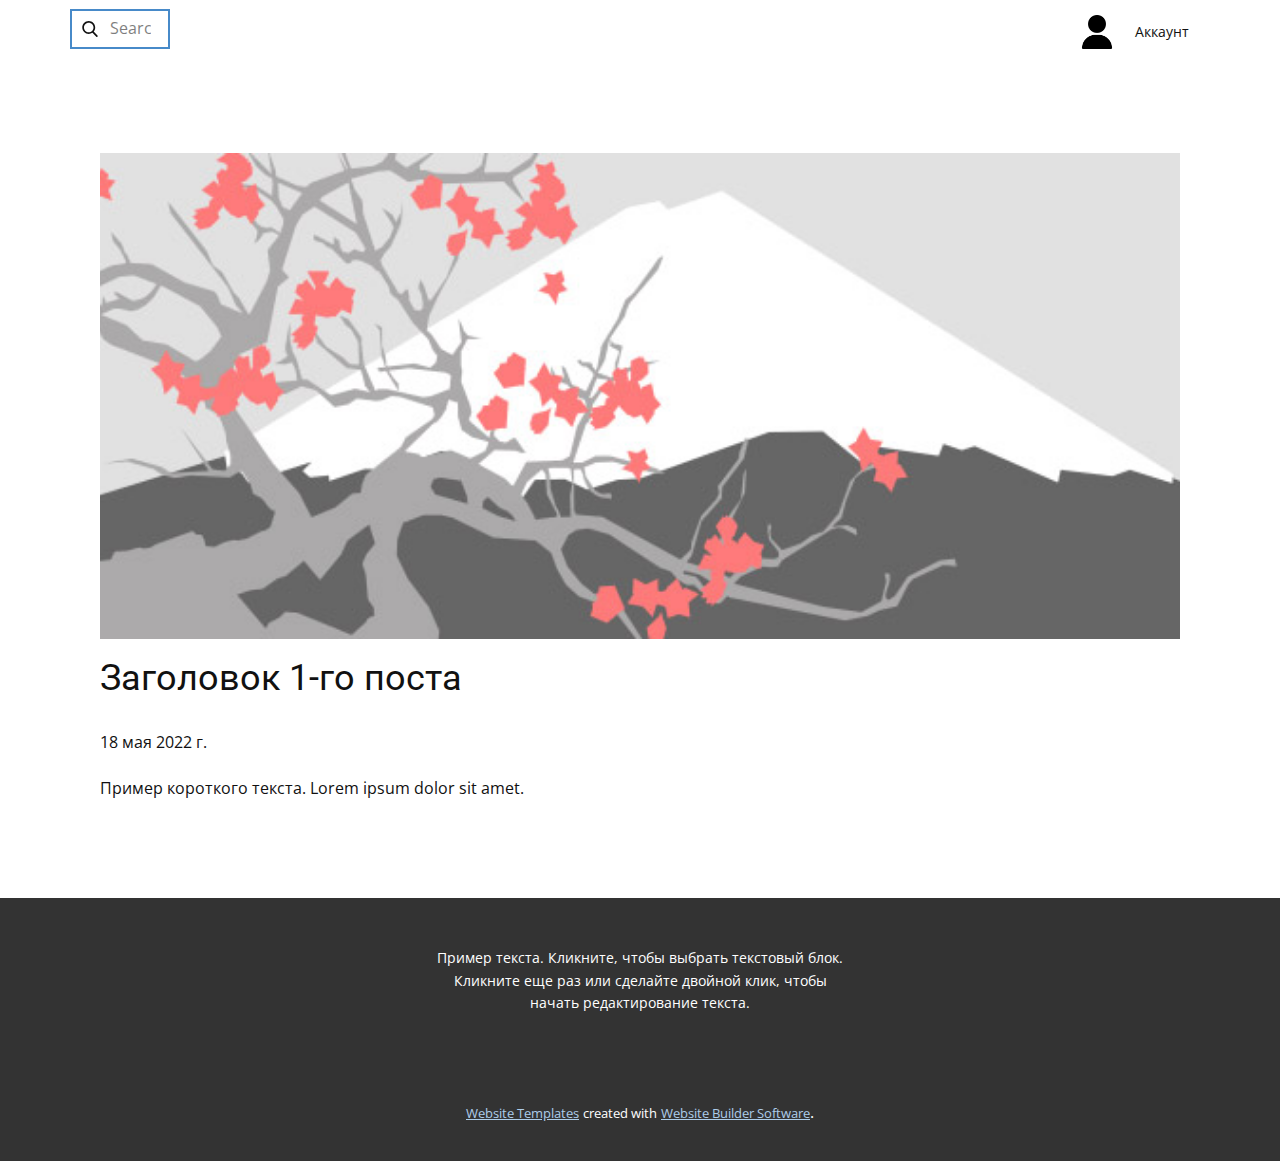
<file: blog/пост.html>
<!doctype html>
<html style="font-size: 16px;"><head>
    <meta name="viewport" content="width=device-width, initial-scale=1.0">
    <meta charset="utf-8">
    <meta name="keywords" content="Заголовок 1-го поста">
    <meta name="description" content="">
    <meta name="page_type" content="np-template-header-footer-from-plugin">
    <title>Заголовок 1-го поста</title>
    <link rel="stylesheet" href="../nicepage.css" media="screen">
<link rel="stylesheet" href="../Post-Template.css" media="screen">
    <script class="u-script" type="text/javascript" src="../jquery.js" defer=""></script>
    <script class="u-script" type="text/javascript" src="../nicepage.js" defer=""></script>
    <meta name="generator" content="Nicepage 4.9.5, nicepage.com">
    <link id="u-theme-google-font" rel="stylesheet" href="https://fonts.googleapis.com/css?family=Roboto:100,100i,300,300i,400,400i,500,500i,700,700i,900,900i|Open+Sans:300,300i,400,400i,500,500i,600,600i,700,700i,800,800i">
    
    
    <script type="application/ld+json">{
		"@context": "http://schema.org",
		"@type": "Organization",
		"name": "Ладошки"
}</script>
    <meta name="theme-color" content="#478ac9">
  </head>
  <body class="u-body u-xl-mode"><header class="u-clearfix u-header u-header" id="sec-229a"><div class="u-clearfix u-sheet u-sheet-1">
        <form action="#" method="get" class="u-border-2 u-border-palette-1-base u-search u-search-left u-white u-search-1">
          <button class="u-search-button" type="submit">
            <span class="u-search-icon u-spacing-10">
              <svg class="u-svg-link" preserveAspectRatio="xMidYMin slice" viewBox="0 0 56.966 56.966"><use xmlns:xlink="http://www.w3.org/1999/xlink" xlink:href="#svg-7a2f"></use></svg>
              <svg xmlns="http://www.w3.org/2000/svg" xmlns:xlink="http://www.w3.org/1999/xlink" version="1.1" id="svg-7a2f" x="0px" y="0px" viewBox="0 0 56.966 56.966" style="enable-background:new 0 0 56.966 56.966;" xml:space="preserve" class="u-svg-content"><path d="M55.146,51.887L41.588,37.786c3.486-4.144,5.396-9.358,5.396-14.786c0-12.682-10.318-23-23-23s-23,10.318-23,23  s10.318,23,23,23c4.761,0,9.298-1.436,13.177-4.162l13.661,14.208c0.571,0.593,1.339,0.92,2.162,0.92  c0.779,0,1.518-0.297,2.079-0.837C56.255,54.982,56.293,53.08,55.146,51.887z M23.984,6c9.374,0,17,7.626,17,17s-7.626,17-17,17  s-17-7.626-17-17S14.61,6,23.984,6z"></path></svg>
            </span>
          </button>
          <input class="u-search-input" type="search" name="search" value="" placeholder="Search">
        </form>
        <img class="u-image u-image-default u-image-1" src="../images/user.png" alt="" data-image-width="512" data-image-height="512">
        <a href="https://nicepage.com/ru/joomla-shablony" class="u-border-1 u-border-active-palette-2-base u-border-hover-palette-1-base u-btn u-button-style u-none u-text-body-color u-text-hover-palette-1-base u-btn-1">Аккаунт</a>
      </div></header>
    <section class="u-align-center u-clearfix u-section-1" id="sec-9f90">
      <div class="u-clearfix u-sheet u-valign-middle-md u-valign-middle-sm u-valign-middle-xs u-sheet-1"><!--post_details--><!--post_details_options_json--><!--{"source":""}--><!--/post_details_options_json--><!--blog_post-->
        <div class="u-container-style u-expanded-width u-post-details u-post-details-1">
          <div class="u-container-layout u-valign-middle u-container-layout-1"><!--blog_post_image-->
            <img alt="" class="u-blog-control u-expanded-width u-image u-image-default u-image-1" src="[data-uri]"><!--/blog_post_image--><!--blog_post_header-->
            <h2 class="u-blog-control u-text u-text-1">Заголовок 1-го поста</h2><!--/blog_post_header--><!--blog_post_metadata-->
            <div class="u-blog-control u-metadata u-metadata-1"><!--blog_post_metadata_date-->
              <span class="u-meta-date u-meta-icon">18 мая 2022 г.</span><!--/blog_post_metadata_date--><!--blog_post_metadata_category-->
              <!--/blog_post_metadata_category--><!--blog_post_metadata_comments-->
              <!--/blog_post_metadata_comments-->
            </div><!--/blog_post_metadata--><!--blog_post_content-->
            <div class="u-align-justify u-blog-control u-post-content u-text u-text-2 fr-view">
  Пример короткого текста. Lorem ipsum dolor sit amet.
  </div><!--/blog_post_content-->
          </div>
        </div><!--/blog_post--><!--/post_details-->
      </div>
    </section>
    
    
    <footer class="u-align-center u-clearfix u-footer u-grey-80 u-footer" id="sec-21ce"><div class="u-clearfix u-sheet u-sheet-1">
        <p class="u-small-text u-text u-text-variant u-text-1">Пример текста. Кликните, чтобы выбрать текстовый блок. Кликните еще раз или сделайте двойной клик, чтобы начать редактирование текста.</p>
      </div></footer>
    <section class="u-backlink u-clearfix u-grey-80">
      <a class="u-link" href="https://nicepage.com/website-templates" target="_blank">
        <span>Website Templates</span>
      </a>
      <p class="u-text">
        <span>created with</span>
      </p>
      <a class="u-link" href="" target="_blank">
        <span>Website Builder Software</span>
      </a>. 
    </section>
  
</body></html>
</file>
